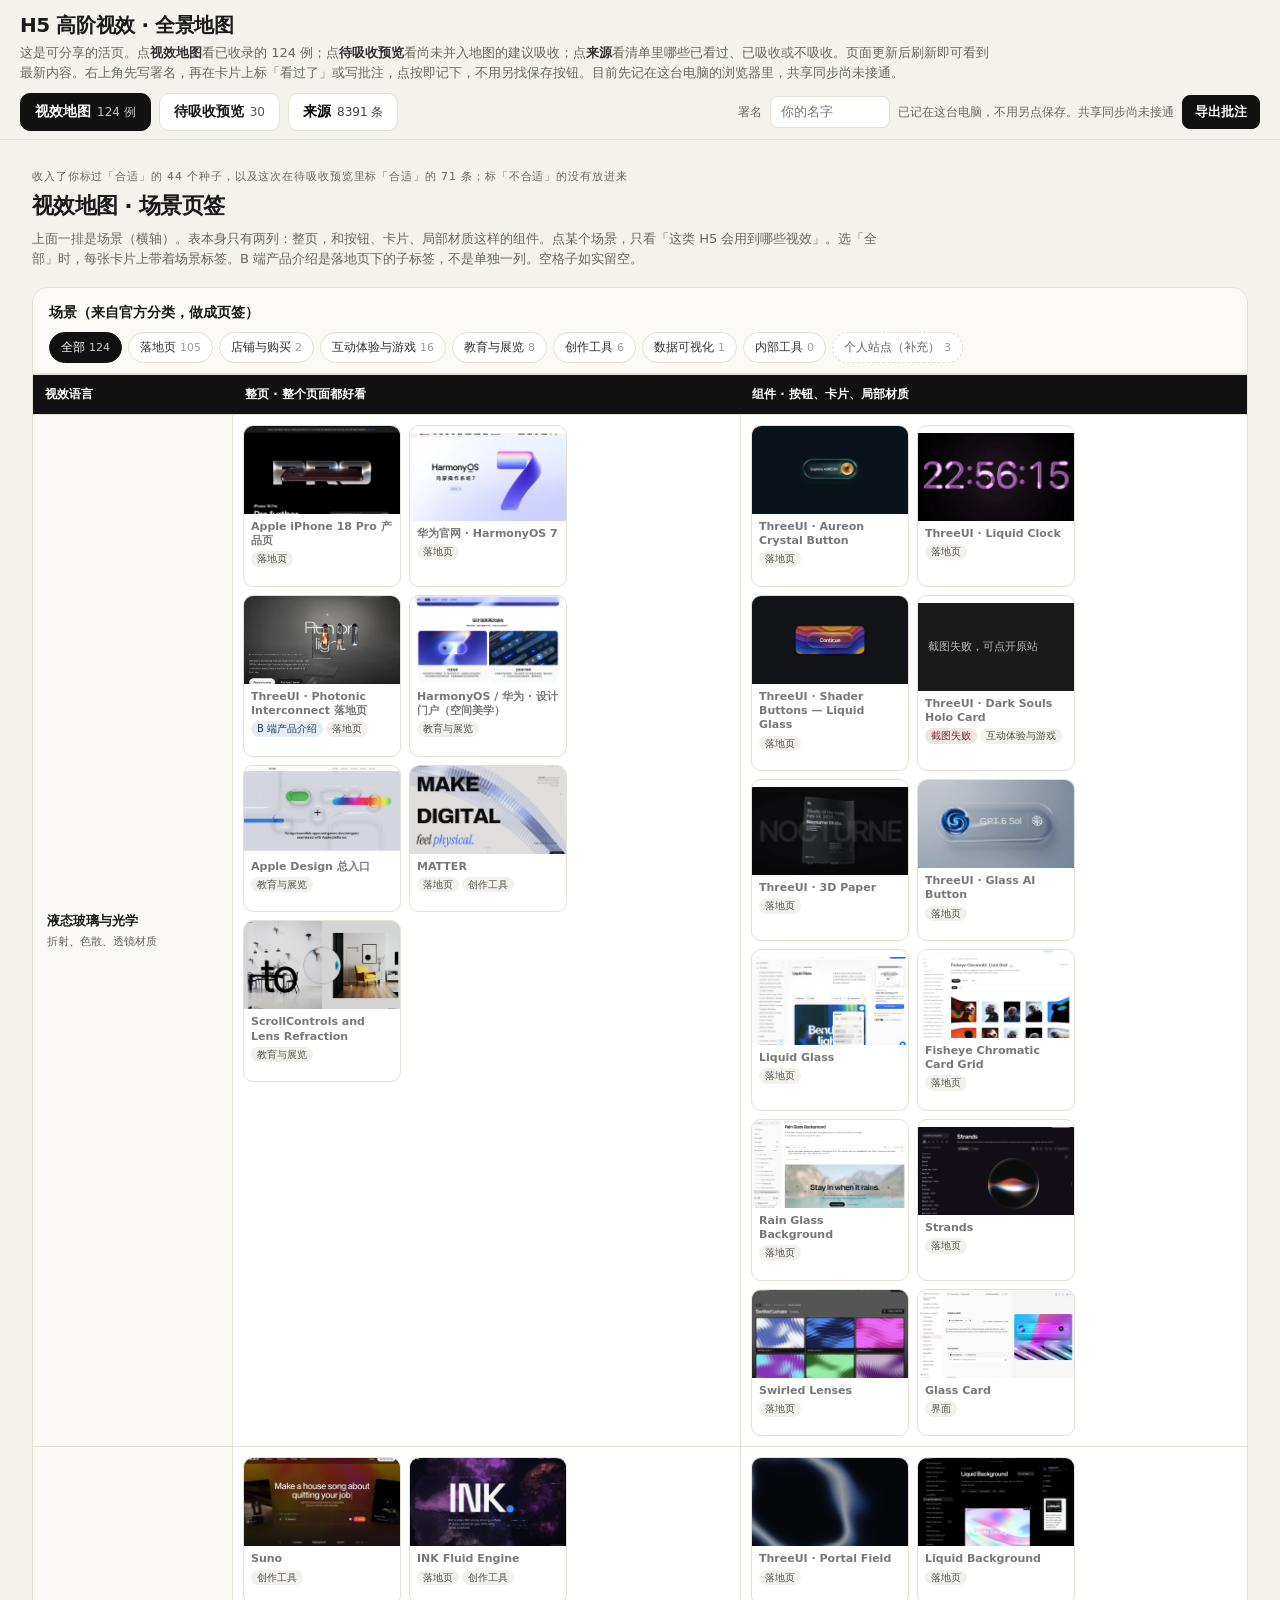
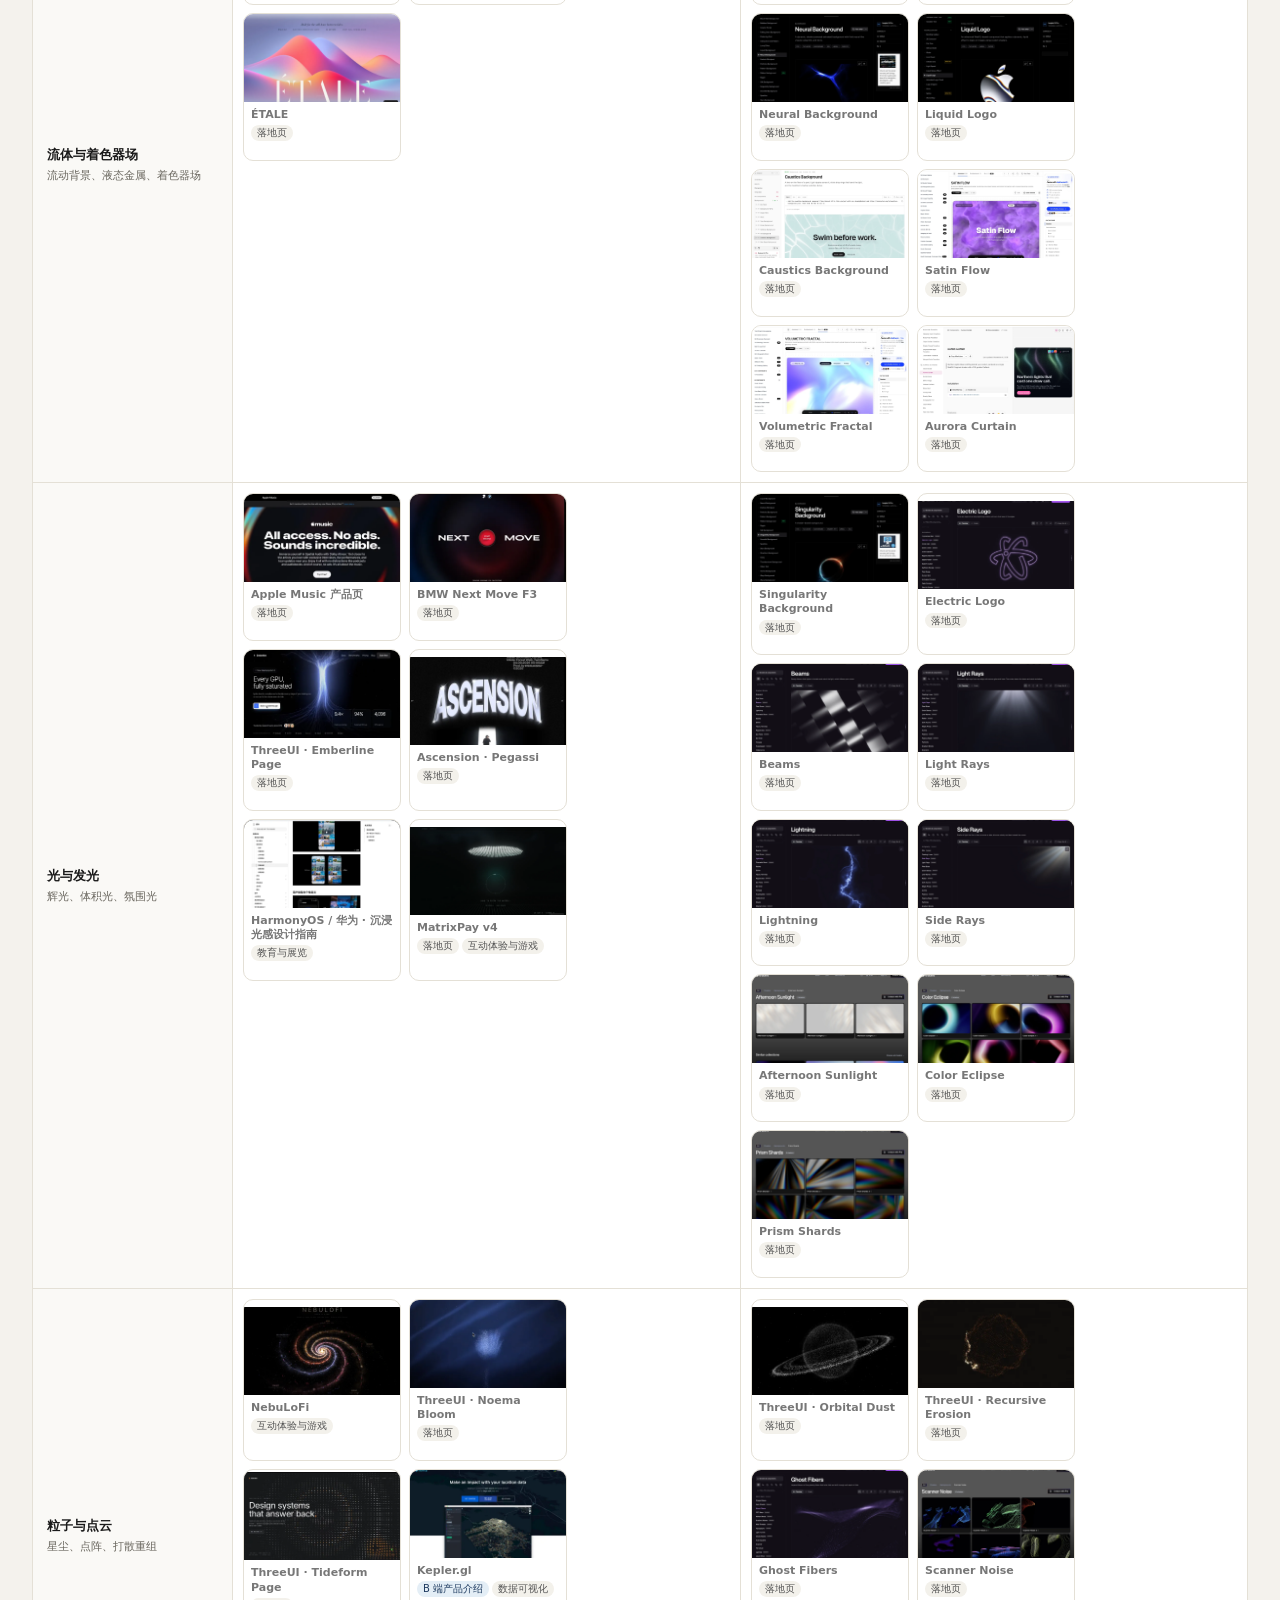
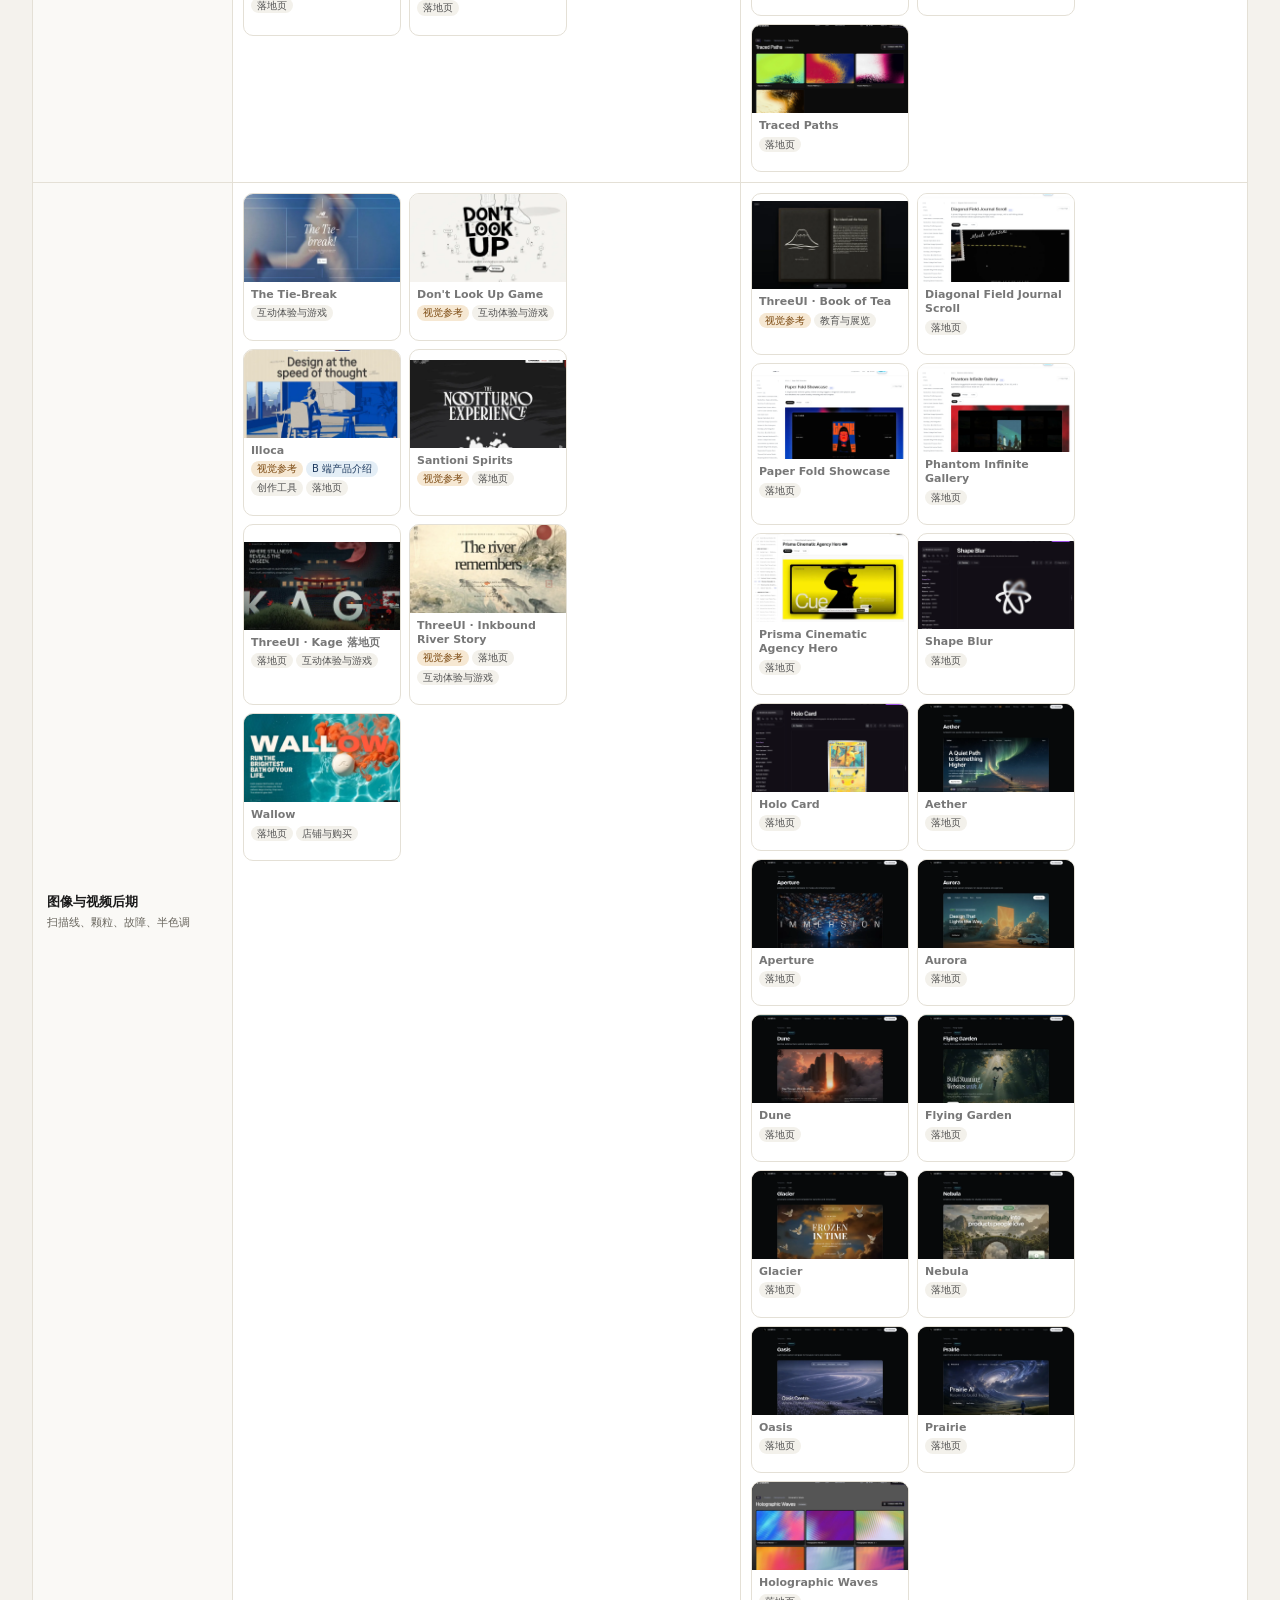
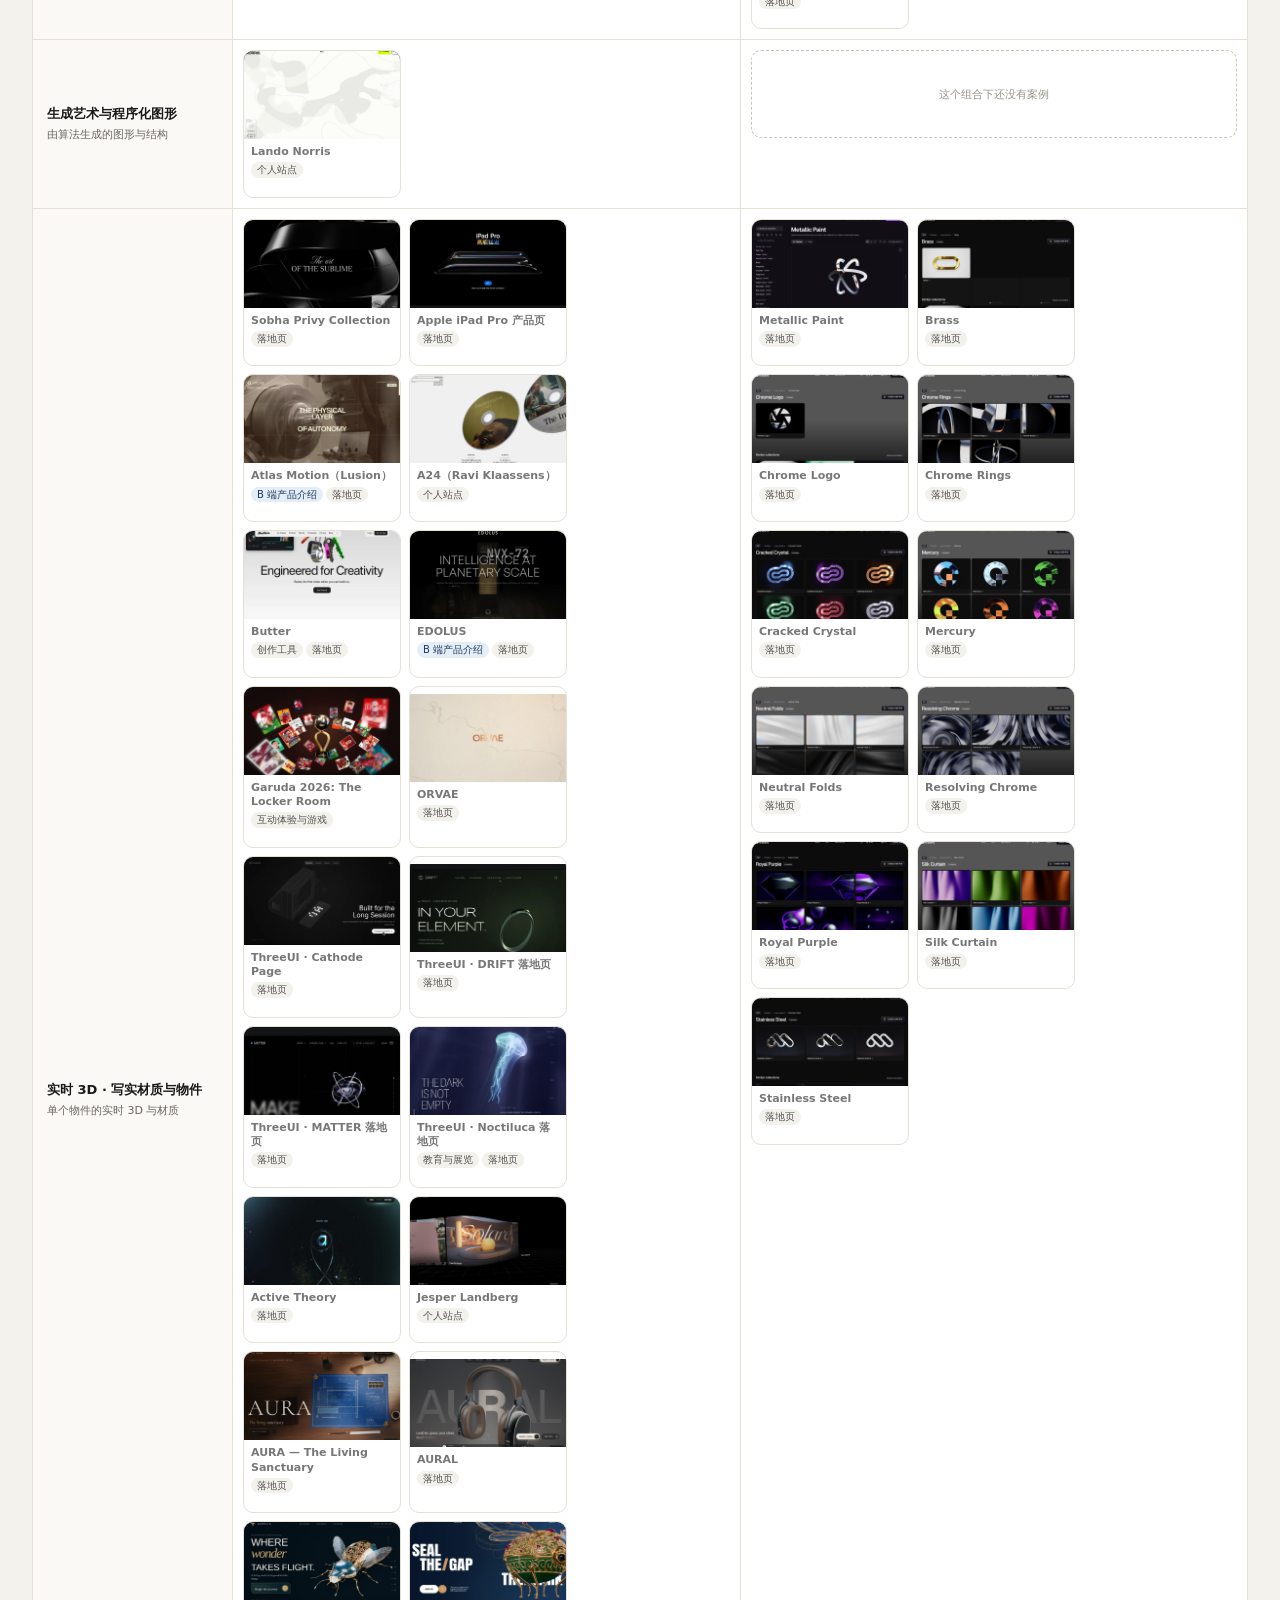
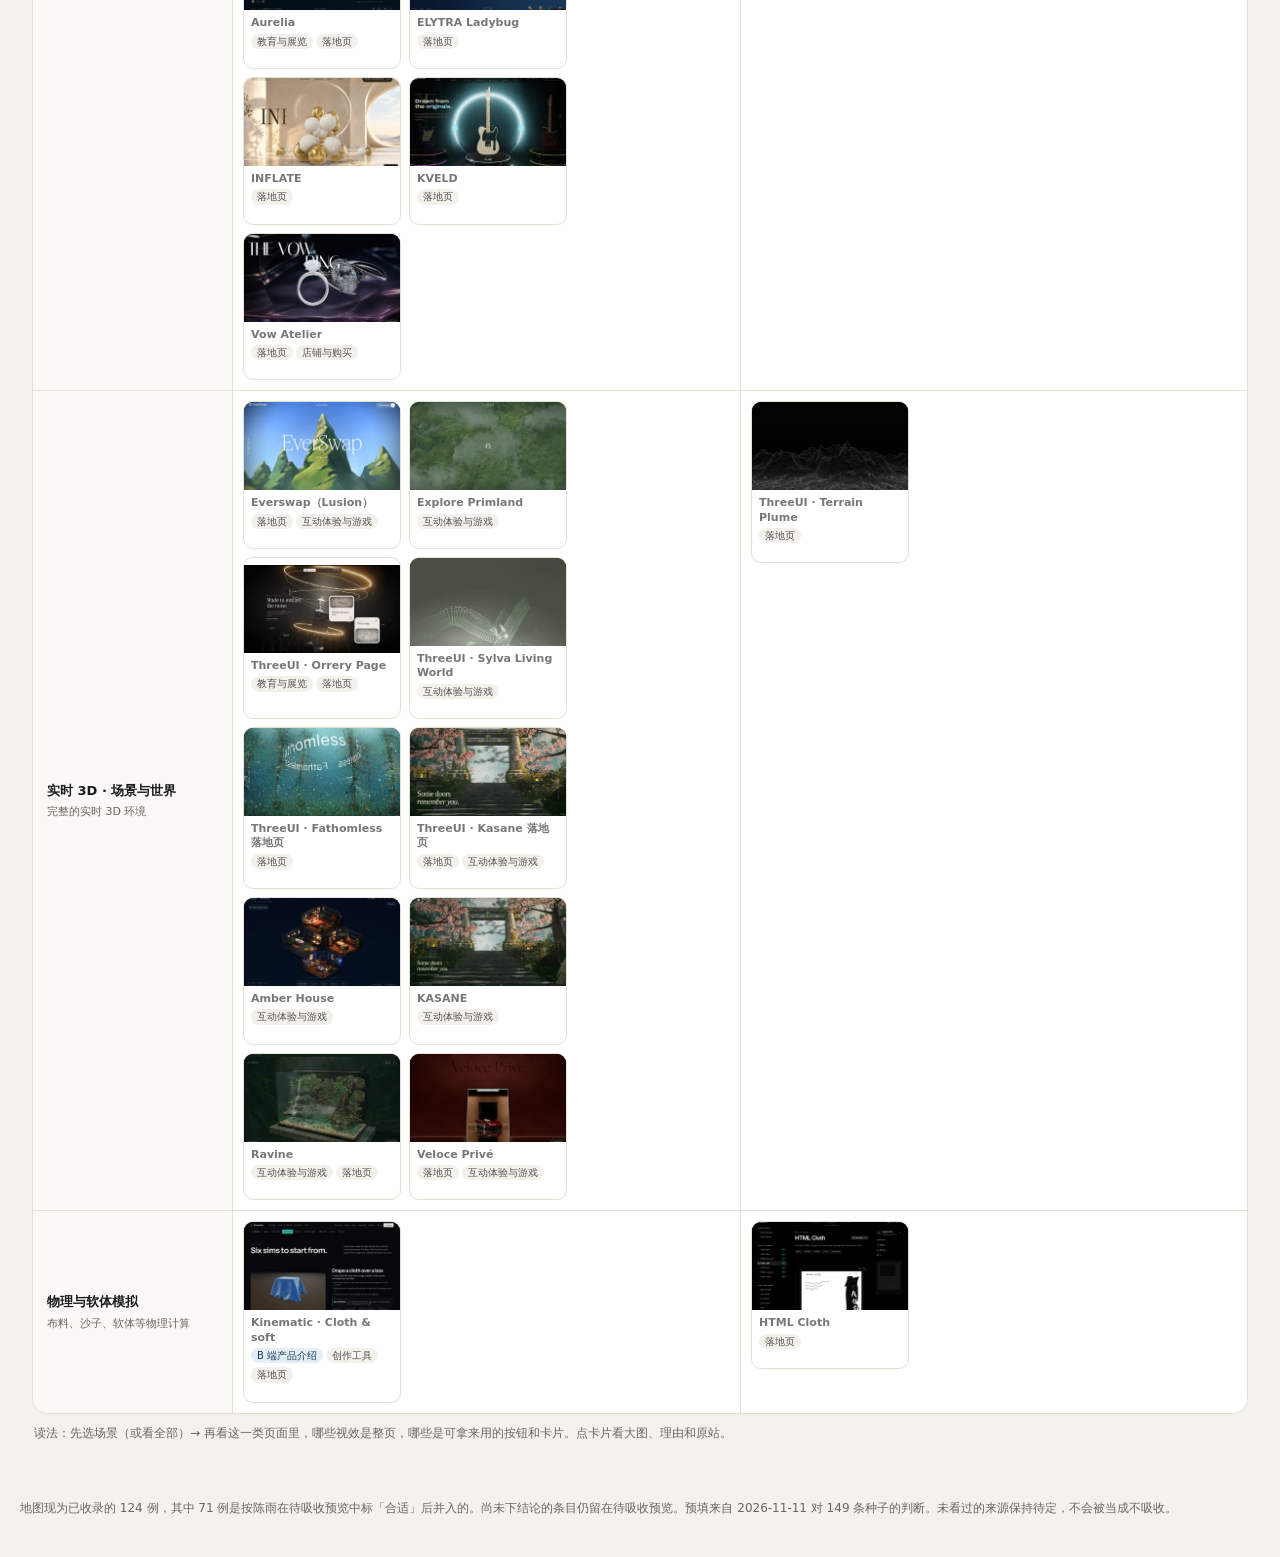
<file: index.html>
<!DOCTYPE html>
<html lang="zh-Hans">
<head>
<meta charset="UTF-8">
<meta name="viewport" content="width=device-width, initial-scale=1">
<meta name="robots" content="noindex,nofollow">
<title>H5 高阶视效 · 全景地图（活页）</title>
<style>


:root{
  --bg:#f4f2ed; --ink:#1a1a1a; --muted:#6a675f; --line:#e4e0d6;
  --card:#fff; --gold:#b45309; --dash:#c9c3b6;
  --ok:#0d7a4f; --okbg:#e8f6ee; --no:#9a3b32; --nobg:#fbeceb;
  --wait:#6b5a2c; --waitbg:#f4efe3; --accent:#111; --empty:#f0eee8;
}
*{box-sizing:border-box}
html,body{margin:0;background:var(--bg);color:var(--ink);
  font:14px/1.55 "SF Pro Text","PingFang SC","Noto Sans SC","Noto Sans CJK SC",system-ui,sans-serif}
a{color:inherit}
button,input,textarea,select{font:inherit}
button{cursor:pointer}
.shell-top{
  position:sticky;top:0;z-index:40;
  background:rgba(244,242,237,.94);
  backdrop-filter:saturate(1.2) blur(10px);
  border-bottom:1px solid var(--line);
  padding:10px 20px 8px;
}
.shell-wrap{max-width:1400px;margin:0 auto}
.shell-top h1{font-size:20px;margin:0 0 2px;font-weight:650;letter-spacing:-.02em}
.shell-lead{margin:0 0 10px;color:var(--muted);font-size:13px;max-width:980px}
.shell-lead strong{color:#333;font-weight:600}
.pane-switch{display:flex;gap:8px;align-items:center;flex-wrap:wrap}
.pane-btn{border:1px solid var(--line);background:#fff;border-radius:10px;padding:7px 14px;font-size:14px;font-weight:600}
.pane-btn.on{background:#111;color:#fff;border-color:#111}
.pane-btn .n{margin-left:6px;font-size:12px;font-weight:500;opacity:.75}
#pane-map{display:block}
#pane-sources{display:none}
body.show-sources #pane-map{display:none}
body.show-sources #pane-sources{display:block}
body.show-sources #src-toolbar{display:block}
#src-toolbar{display:none;margin-top:8px}
.shell-foot{max-width:1400px;margin:0 auto;padding:8px 20px 40px;color:var(--muted);font-size:12px}
#pane-map{font:13px/1.55 "SF Pro Text","PingFang SC","Noto Sans SC","Noto Sans CJK SC",system-ui,sans-serif}

#pane-map {




.page{padding:28px 32px 48px;max-width:1400px;margin:0 auto}
.kicker{font-size:11px;letter-spacing:.08em;color:var(--muted);margin:0 0 4px}
h1{font-size:22px;margin:0 0 6px;letter-spacing:-.03em;font-weight:650}
.lead{margin:0 0 18px;color:var(--muted);max-width:860px;font-size:13px}
.map{background:#fff;border:1px solid var(--line);border-radius:16px;overflow:hidden;box-shadow:0 1px 0 rgba(0,0,0,.02)}
.map-head{padding:14px 16px 10px;border-bottom:1px solid var(--line);background:#fbfaf7}
.map-title{font-weight:650;font-size:14px;margin:0 0 8px}
.tabs{display:flex;flex-wrap:wrap;gap:6px}
.tab{border:1px solid var(--line);background:#fff;border-radius:999px;padding:5px 11px;font-size:12px;color:#333;cursor:pointer}
.tab:hover{border-color:#111}
.tab.on{background:#111;color:#fff;border-color:#111}
.tab.sub{border-style:dashed;color:#666}
.tab.sub.on{background:#333;border-style:solid;color:#fff}
.tab .n{margin-left:4px;color:#999;font-size:11px}
.tab.on .n{color:#ccc}
.grid{display:grid;grid-template-columns:200px 1fr 1fr;gap:0}
.th,.rh,.cell{border-top:1px solid var(--line)}
.th{background:#111;color:#fff;min-height:40px;display:flex;align-items:center;padding:8px 12px;font-size:12px;font-weight:600}
.rh{padding:12px 14px;background:#faf9f6;display:flex;flex-direction:column;justify-content:center;border-right:1px solid var(--line)}
.rh b{font-size:13px;font-weight:650}
.rh span{font-size:11px;color:var(--muted);margin-top:2px}
.cell{padding:10px;display:flex;gap:8px;flex-wrap:wrap;align-content:flex-start;background:#fff;min-height:118px}
.cell + .cell{border-left:1px solid var(--line)}
.card{width:158px;border-radius:10px;overflow:hidden;border:1px solid var(--line);background:#fff;cursor:pointer;text-align:left;padding:0;font:inherit;color:inherit}
.card:hover{border-color:#111;box-shadow:0 2px 8px rgba(0,0,0,.06)}
.card .pic{height:88px;background:#111;position:relative;overflow:hidden}
.card .pic img{width:100%;height:100%;object-fit:cover;display:block}
.card .placeholder{height:88px;background:#1a1a1a;color:#bbb;font-size:11px;padding:12px 10px;display:flex;align-items:center;line-height:1.45}
.card .meta{padding:6px 7px 8px}
.card .meta b{display:block;font-size:11px;font-weight:650;line-height:1.3}
.pill{display:inline-block;margin-top:3px;margin-right:3px;font-size:10px;color:#555;background:#f3f1eb;border-radius:999px;padding:0 6px}
.pill.ref{color:#7c4a12;background:#f6e8d3}
.pill.bend{color:#1e3a5f;background:#e4eef6}
.pill.fail{color:#7a2e2e;background:#f5e4e4}
.empty{width:100%;border:1px dashed var(--dash);border-radius:10px;color:#9a958a;font-size:11px;padding:16px 10px;text-align:center;align-self:stretch;display:flex;align-items:center;justify-content:center;min-height:88px}
.caption{font-size:12px;color:var(--muted);margin:10px 2px 0;line-height:1.6}








.meta{color:#777;font-size:12.5px;margin-bottom:10px}



@media(max-width:900px){
  .grid{grid-template-columns:1fr}
  .th:first-child,.rh{display:none}
  
}

}

#m{position:fixed;inset:0;background:rgba(0,0,0,.78);display:none;align-items:center;justify-content:center;z-index:50;padding:24px}
#m.on{display:flex}
#m .box{background:#fff;border-radius:12px;max-width:1180px;width:100%;max-height:94vh;overflow:auto;display:grid;grid-template-columns:minmax(0,2.1fr) minmax(280px,1fr)}
#m .box .imgwrap{background:#111}
#m .box img{width:100%;display:block}
#m .box .placeholder-big{min-height:360px;display:flex;align-items:center;justify-content:center;color:#bbb;padding:32px;text-align:center;line-height:1.6;background:#1a1a1a}
#m .info{padding:18px 20px;font-size:13.5px;line-height:1.6}
#m .info h2{font-size:18px;margin:0 0 4px;font-weight:650}
#m .info .meta{color:#777;font-size:12.5px;margin-bottom:10px}
#m .lab{color:#999;font-size:12px;margin-top:10px}
#m .info a.go{display:inline-block;margin-top:14px;background:#1a1a1a;color:#fff;text-decoration:none;padding:7px 14px;border-radius:6px}
#m .x{float:right;cursor:pointer;font-size:22px;color:#999;line-height:1}
@media(max-width:900px){
  #m .box{grid-template-columns:1fr}
}

#src-toolbar, #pane-sources {




a{color:inherit}
button,input,textarea,select{font:inherit}
button{cursor:pointer}
header.top{
  position:sticky;top:0;z-index:30;
  background:rgba(246,245,242,.94);
  backdrop-filter:saturate(1.2) blur(10px);
  border-bottom:1px solid var(--line);
  padding:10px 20px 10px;
}
.wrap{max-width:1180px;margin:0 auto}
h1{font-size:20px;margin:0 0 4px;font-weight:650;letter-spacing:-.02em}
.lead{color:var(--muted);font-size:13px;margin:0 0 12px;max-width:900px}
.lead strong{color:#333;font-weight:600}
.tabs{display:flex;gap:8px;margin:0 0 8px}
.tab{border:1px solid var(--line);background:#fff;border-radius:10px;padding:7px 14px;font-size:14px;font-weight:600}
.tab.active{background:#111;color:#fff;border-color:#111}
.bar{display:flex;flex-wrap:wrap;gap:8px;align-items:center}
.progress{font-variant-numeric:tabular-nums;font-weight:600;margin-right:4px}
.pill{display:inline-flex;align-items:center;gap:4px;border:1px solid var(--line);background:#fff;border-radius:999px;padding:4px 10px;font-size:12px;color:#333}
.pill.active{background:#111;color:#fff;border-color:#111}
.pill.ok{background:var(--okbg);border-color:#cfe8d8;color:var(--ok)}
.pill.ok.active{background:var(--ok);color:#fff;border-color:var(--ok)}
.pill.no{background:var(--nobg);border-color:#f0d0cc;color:var(--no)}
.pill.no.active{background:var(--no);color:#fff;border-color:var(--no)}
.pill.wait{background:var(--waitbg);border-color:#e6dcbd;color:var(--wait)}
.pill.wait.active{background:#6b5a2c;color:#fff;border-color:#6b5a2c}
.actions{margin-left:auto;display:flex;gap:8px;flex-wrap:wrap;align-items:center}
.btn{border:1px solid #111;background:#111;color:#fff;border-radius:8px;padding:6px 12px;font-size:13px}
.btn.sec{background:#fff;color:#111}
.btn:disabled{opacity:.4;cursor:default}
.search{border:1px solid var(--line);background:#fff;border-radius:8px;padding:6px 10px;font-size:13px;min-width:220px}
.keys{font-size:12px;color:var(--muted);margin:6px 0 0}
main{padding:12px 20px 80px}
#view-coverage{display:none}
body.show-coverage #view-sources{display:none}
body.show-coverage #view-coverage{display:block}
body.show-coverage #src-toolbar{display:none}

/* source blocks */
.blocks{display:grid;grid-template-columns:repeat(4,1fr);gap:10px;margin:16px 0 14px}
.bcard{background:#fff;border:1px solid var(--line);border-radius:14px;padding:12px 14px;text-align:left;cursor:pointer}
.bcard:hover{border-color:#cfcabc}
.bcard.active{border-color:#111;box-shadow:inset 3px 0 0 #111}
.bcard h3{margin:0 0 2px;font-size:14px;font-weight:650}
.bcard .n{font-size:22px;font-weight:700;letter-spacing:-.03em;font-variant-numeric:tabular-nums}
.bcard p{margin:4px 0 8px;color:var(--muted);font-size:11px;line-height:1.4;min-height:2.6em}
.bcard .stats{display:flex;flex-wrap:wrap;gap:6px;font-size:11px}
.bcard .stats span{border-radius:999px;padding:1px 7px;border:1px solid var(--line)}
.bcard .stats .a{background:var(--okbg);border-color:#cfe8d8;color:var(--ok)}
.bcard .stats .r{background:var(--nobg);border-color:#f0d0cc;color:var(--no)}
.bcard .stats .p{background:var(--waitbg);border-color:#e6dcbd;color:var(--wait)}
.channels{display:flex;flex-wrap:wrap;gap:6px;margin:0 0 10px;min-height:0}
.listhead{display:flex;justify-content:space-between;align-items:baseline;gap:12px;margin:4px 0 10px}
.listhead h2{font-size:16px;margin:0}
.listhead p{margin:0;color:var(--muted);font-size:13px}

.card{
  background:var(--card);border:1px solid var(--line);border-radius:14px;
  display:grid;grid-template-columns:220px 1fr;gap:0;overflow:hidden;
  margin:0 0 10px;scroll-margin-top:160px;
}
.card.current{outline:2px solid #111;outline-offset:1px}
.card.v-absorbed{border-color:#b7dcc6;box-shadow:inset 3px 0 0 var(--ok)}
.card.v-rejected{border-color:#e8c4bf;box-shadow:inset 3px 0 0 var(--no)}
.shot{background:#161616;min-height:140px;position:relative}
.shot img{width:100%;height:148px;object-fit:cover;display:block;background:#111}
.shot .ph{color:#aaa;display:flex;align-items:center;justify-content:center;height:148px;padding:16px;text-align:center;font-size:13px}
.badge{position:absolute;top:8px;left:8px;font-size:11px;padding:2px 7px;border-radius:999px;background:rgba(0,0,0,.72);color:#fff}
.badge.gold{left:auto;right:8px;background:#111;color:#f4d38a}
.badge.inherit{left:auto;right:8px;background:#3b4a6b;color:#fff}
.body{padding:12px 14px 14px;display:flex;flex-direction:column;gap:6px}
.body h3{margin:0;font-size:15px;font-weight:650}
.body h3 a{text-decoration:none}
.body h3 a:hover{text-decoration:underline}
.meta{display:flex;flex-wrap:wrap;gap:6px}
.tag{font-size:11px;border:1px solid var(--line);border-radius:999px;padding:1px 7px;color:#444;background:#fafafa}
.excerpt,.detail,.mine{margin:0;font-size:13px;color:#333}
.mine,.detail{font-size:12px;color:var(--muted)}
.rowbtns{display:flex;flex-wrap:wrap;gap:8px;margin-top:4px;align-items:center}
.vbtn{border:1px solid var(--line);background:#fff;border-radius:8px;padding:6px 12px;font-size:13px}
.vbtn.absorbed.sel{background:var(--ok);border-color:var(--ok);color:#fff}
.vbtn.rejected.sel{background:var(--no);border-color:var(--no);color:#fff}
.vbtn.pending.sel{background:#6b5a2c;border-color:#6b5a2c;color:#fff}
.vbtn.absorbed:hover{border-color:var(--ok);color:var(--ok)}
.vbtn.rejected:hover{border-color:var(--no);color:var(--no)}
.open{margin-left:auto;text-decoration:none;border:1px solid #111;background:#111;color:#fff;border-radius:8px;padding:6px 12px;font-size:13px}
.open:hover{background:#333}
.note{width:100%;border:1px solid var(--line);border-radius:8px;padding:6px 8px;font:inherit;font-size:12px;resize:vertical;min-height:40px;display:none}
.card.show-note .note{display:block}
.note-hint{display:none;font-size:12px;color:var(--no);margin:0}
.card.show-note .note-hint{display:block}
.linknote{background:none;border:0;padding:0;color:var(--muted);font-size:12px;text-decoration:underline;cursor:pointer}

.pager{display:flex;flex-wrap:wrap;gap:8px;align-items:center;justify-content:center;margin:18px 0 8px}
.pager .btn.sec.active{background:#111;color:#fff}
.empty{color:var(--muted);padding:24px 0}

/* coverage */
.disclaimer{background:#fff;border:1px solid var(--line);border-radius:14px;padding:14px 16px;margin:16px 0;font-size:13px;color:#333}
.disclaimer b{font-weight:650}
.cov-sum{display:flex;flex-wrap:wrap;gap:8px;margin:0 0 14px}
.matrix-wrap{overflow:auto;border:1px solid var(--line);border-radius:14px;background:#fff}
table.matrix{border-collapse:separate;border-spacing:0;width:100%;min-width:0;font-size:12px}
.matrix th,.matrix td{border-bottom:1px solid var(--line);border-right:1px solid var(--line);padding:7px 6px;vertical-align:top}
.matrix th{background:#faf9f6;font-weight:650;text-align:left}
.matrix th.scene{min-width:96px;max-width:130px}
.matrix th .sub{display:block;font-weight:400;color:var(--muted);font-size:11px}
.matrix td.rowname,.matrix thead th:first-child{position:sticky;left:0;background:#faf9f6;font-weight:650;min-width:118px;max-width:132px;z-index:2;box-shadow:2px 0 0 var(--line)}
.matrix td.rowname{background:#fff}
.matrix td.cell{cursor:pointer;background:#fff}
.matrix td.cell:hover{background:#faf9f6}
.matrix td.cell.empty{background:var(--empty);color:#9a978e;cursor:default}
.cell .counts{font-variant-numeric:tabular-nums;font-weight:650;margin:0 0 4px}
.cell .thumbs{display:flex;flex-wrap:nowrap;gap:4px;overflow:hidden}
.cell .thumbs img{width:46px;height:32px;object-fit:cover;border-radius:4px;background:#111;flex:0 0 auto}
.cell .thumbs .mini-ph{width:46px;height:32px;border-radius:4px;background:#eee;color:#999;display:flex;align-items:center;justify-content:center;font-size:10px;flex:0 0 auto}
.cell .counts{white-space:nowrap}
.legend{color:var(--muted);font-size:12px;margin:8px 0 18px}
.cov-list{margin-top:8px}
.cov-list h3{font-size:15px;margin:18px 0 8px}
.uncat{background:#fff;border:1px solid var(--line);border-radius:14px;padding:14px 16px}

footer{max-width:1180px;margin:0 auto;padding:8px 20px 40px;color:var(--muted);font-size:12px}

.modal-bg{position:fixed;inset:0;background:rgba(0,0,0,.35);z-index:50;display:flex;align-items:flex-start;justify-content:center;padding:8vh 16px 16px}
.modal{background:#fff;border-radius:16px;max-width:720px;width:100%;max-height:80vh;overflow:auto;padding:18px 18px 20px;box-shadow:0 10px 40px rgba(0,0,0,.15)}
.modal h2{margin:0 0 8px;font-size:17px}
.modal .reason{border-top:1px solid var(--line);padding:8px 0;font-size:13px}
.modal .reason b{font-weight:650}
.modal .reason .why{color:#333}

@media (max-width:980px){
  .blocks{grid-template-columns:repeat(2,1fr)}
  .card{grid-template-columns:1fr}
  .shot img,.shot .ph{height:160px}
  .open{margin-left:0}
  .search{min-width:0;width:100%}
}

}
.modal-bg{position:fixed;inset:0;background:rgba(0,0,0,.35);z-index:60;display:flex;align-items:flex-start;justify-content:center;padding:8vh 16px 16px}
.modal{background:#fff;border-radius:16px;max-width:720px;width:100%;max-height:80vh;overflow:auto;padding:18px 18px 20px;box-shadow:0 10px 40px rgba(0,0,0,.15)}
.modal h2{margin:0 0 8px;font-size:17px}
.modal .reason{border-top:1px solid var(--line);padding:8px 0;font-size:13px}
.modal .reason b{font-weight:650}
.modal .reason .why{color:#333}

</style>
<link rel="stylesheet" href="shared/annotate.css">
<script src="shared/export-notes.js?v=20261111e"></script>
</head>
<body class="show-map">
<header class="shell-top">
  <div class="shell-wrap">
    <h1>H5 高阶视效 · 全景地图</h1>
    <p class="shell-lead">这是可分享的活页。点<strong>视效地图</strong>看已收录的 124 例；点<strong>待吸收预览</strong>看尚未并入地图的建议吸收；点<strong>来源</strong>看清单里哪些已看过、已吸收或不吸收。页面更新后刷新即可看到最新内容。右上角先写署名，再在卡片上标「看过了」或写批注，点按即记下，不用另找保存按钮。目前先记在这台电脑的浏览器里，共享同步尚未接通。</p>
    <div class="pane-switch">
      <button class="pane-btn on" type="button" data-pane="map">视效地图<span class="n" id="map-count"></span></button>
      <a class="pane-btn" href="preview/">待吸收预览<span class="n">30</span></a>
      <button class="pane-btn" type="button" data-pane="sources">来源<span class="n" id="src-count"></span></button>
      <div class="live-who">
        <label for="anno-name">署名</label>
        <input id="anno-name" type="text" maxlength="40" placeholder="你的名字" autocomplete="nickname">
        <span class="live-sync" id="anno-sync"></span>
          <button type="button" id="btn-export-notes" onclick="if(window.exportH5VfxNotes){exportH5VfxNotes();}return false;">导出批注</button>
      </div>
    </div>
    <div id="src-toolbar">
      <div class="bar">
        <span class="progress" id="progress">共 0</span>
        <button class="pill ok" data-filter="absorbed" id="c-ok" type="button">已吸收 0</button>
        <button class="pill no" data-filter="rejected" id="c-no" type="button">不吸收 0</button>
        <button class="pill wait" data-filter="pending" id="c-un" type="button">待定 0</button>
        <button class="pill active" data-filter="all" type="button">全部状态</button>
        <button class="pill" id="btn-reasons" type="button">浏览不吸收原因</button>
        <input class="search" id="search" type="search" placeholder="搜索名称、网址、作者或备注" autocomplete="off">
        <div class="actions">
          <button class="btn sec" id="btn-reset" type="button">恢复预填判断</button>
          <button class="btn sec" id="btn-import" type="button">导入 JSON</button>
          <button class="btn" id="btn-export" type="button">导出 JSON</button>
        </div>
      </div>
      <p class="keys">勾选会保存在这个浏览器里（localStorage，键与文献参考版相同）。键盘：J / K 上下条，1 已吸收，2 不吸收，0 待定，Enter 打开原站。未看过的保持待定。</p>
    </div>
  </div>
</header>

<section id="pane-map">
  <div class="page">
    <p class="kicker">收入了你标过「合适」的 44 个种子，以及这次在待吸收预览里标「合适」的 71 条；标「不合适」的没有放进来</p>
    <h1>视效地图 · 场景页签</h1>
    <p class="lead">上面一排是场景（横轴）。表本身只有两列：整页，和按钮、卡片、局部材质这样的组件。点某个场景，只看「这类 H5 会用到哪些视效」。选「全部」时，每张卡片上带着场景标签。B 端产品介绍是落地页下的子标签，不是单独一列。空格子如实留空。</p>
    <div class="map">
      <div class="map-head">
        <p class="map-title">场景（来自官方分类，做成页签）</p>
        <div class="tabs" id="tabs"></div>
      </div>
      <div class="grid" id="grid"></div>
    </div>
    <p class="caption" id="cap">读法：先选场景（或看全部）→ 再看这一类页面里，哪些视效是整页，哪些是可拿来用的按钮和卡片。点卡片看大图、理由和原站。</p>
  </div>
</section>

<section id="pane-sources">
  <main class="wrap">
    <section id="view-sources">
      <div class="blocks" id="blocks"></div>
      <div class="channels" id="channels"></div>
      <div class="listhead">
        <h2 id="list-title">全部来源</h2>
        <p id="list-sub"></p>
      </div>
      <div id="list"></div>
      <div class="pager" id="pager"></div>
    </section>
  </main>
</section>

<div id="m"><div class="box" id="box"></div></div>
<footer class="shell-foot">
  地图现为已收录的 124 例，其中 71 例是按陈雨在待吸收预览中标「合适」后并入的。尚未下结论的条目仍留在待吸收预览。预填来自 2026-11-11 对 149 条种子的判断。未看过的来源保持待定，不会被当成不吸收。
</footer>
<input id="import-file" type="file" accept="application/json,.json" hidden>
<script src="data/meta.js"></script>
<script src="data/blocks.js"></script>
<script src="data/sources-core.js"></script>
<script src="data/sources-sites.js"></script>
<script src="data/sources-x.js"></script>
<script src="data/coverage.js"></script>
<script src="data/map-cases.js"></script>
<script src="app-map.js"></script>
<script src="app-sources.js"></script>
<script src="shared/config.js"></script>
<script src="shared/annotate.js?v=20261111e"></script>
<script>
(function(){
  function setPane(name){
    document.body.classList.toggle('show-sources', name==='sources');
    document.body.classList.toggle('show-map', name!=='sources');
    document.querySelectorAll('.pane-btn').forEach(b=>b.classList.toggle('on', b.dataset.pane===name));
    window.scrollTo({top:0});
  }
  document.querySelector('.pane-switch').addEventListener('click', e=>{
    const b=e.target.closest('[data-pane]'); if(!b) return;
    setPane(b.dataset.pane);
  });
  function refreshCounts(){
    const mc=document.getElementById('map-count');
    if(mc && window.MAP_DATA) mc.textContent=window.MAP_DATA.cases.length+' 例';
  }
  refreshCounts();
  var q = new URLSearchParams(location.search).get('pane');
  if (q === 'sources') setPane('sources');
})();
</script>
</body>
</html>
</file>
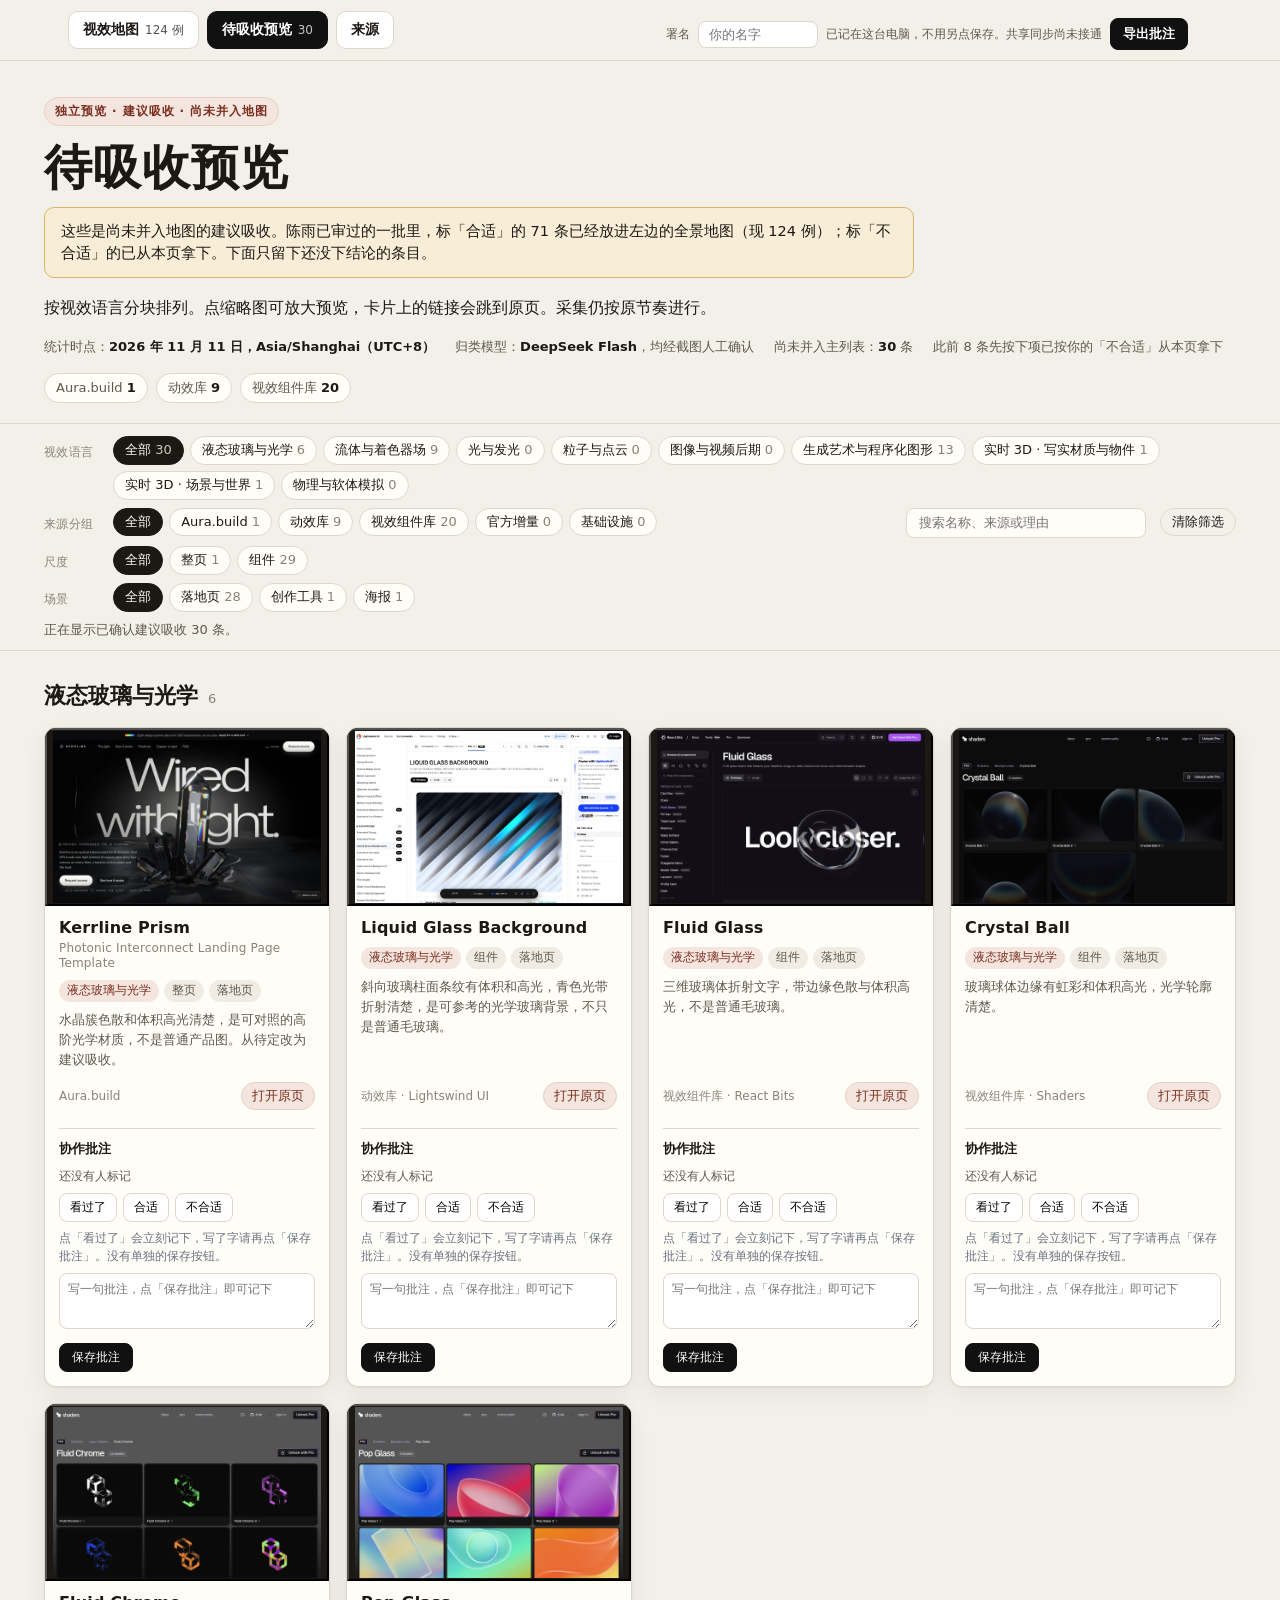
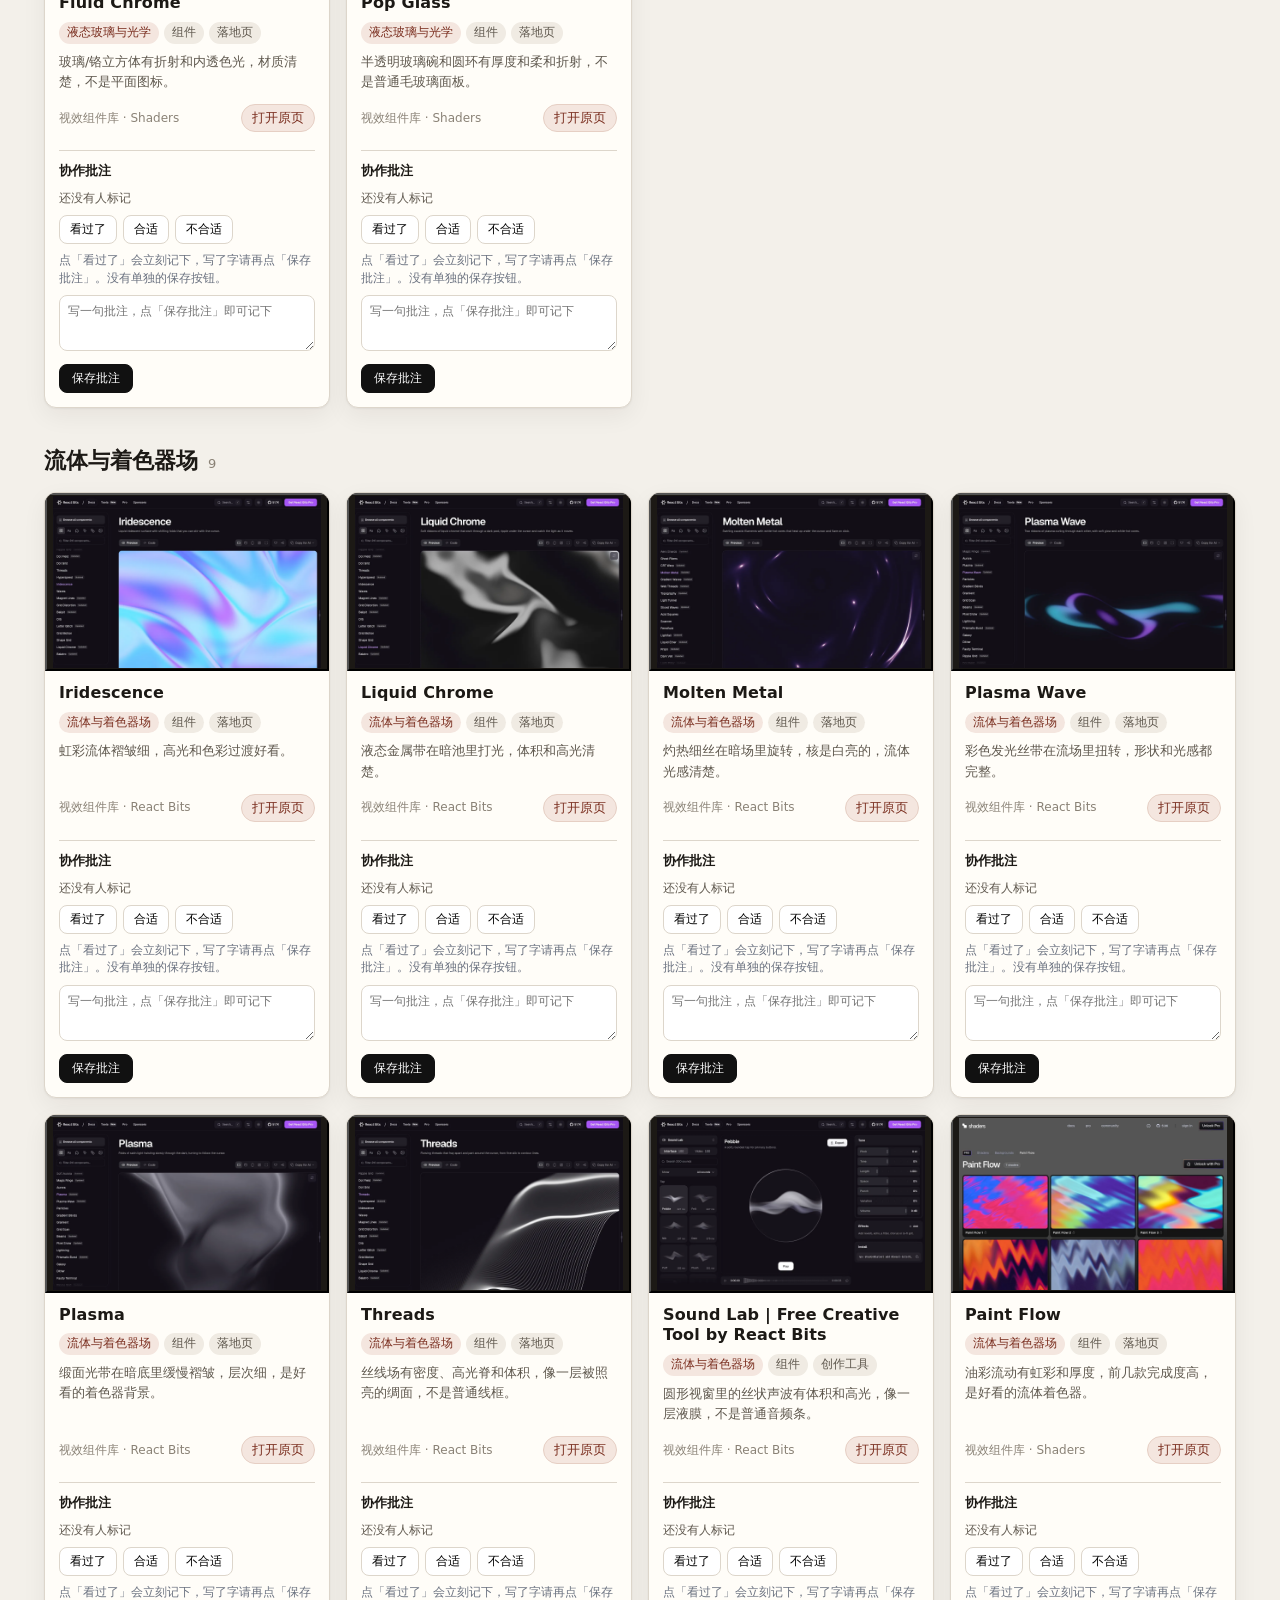
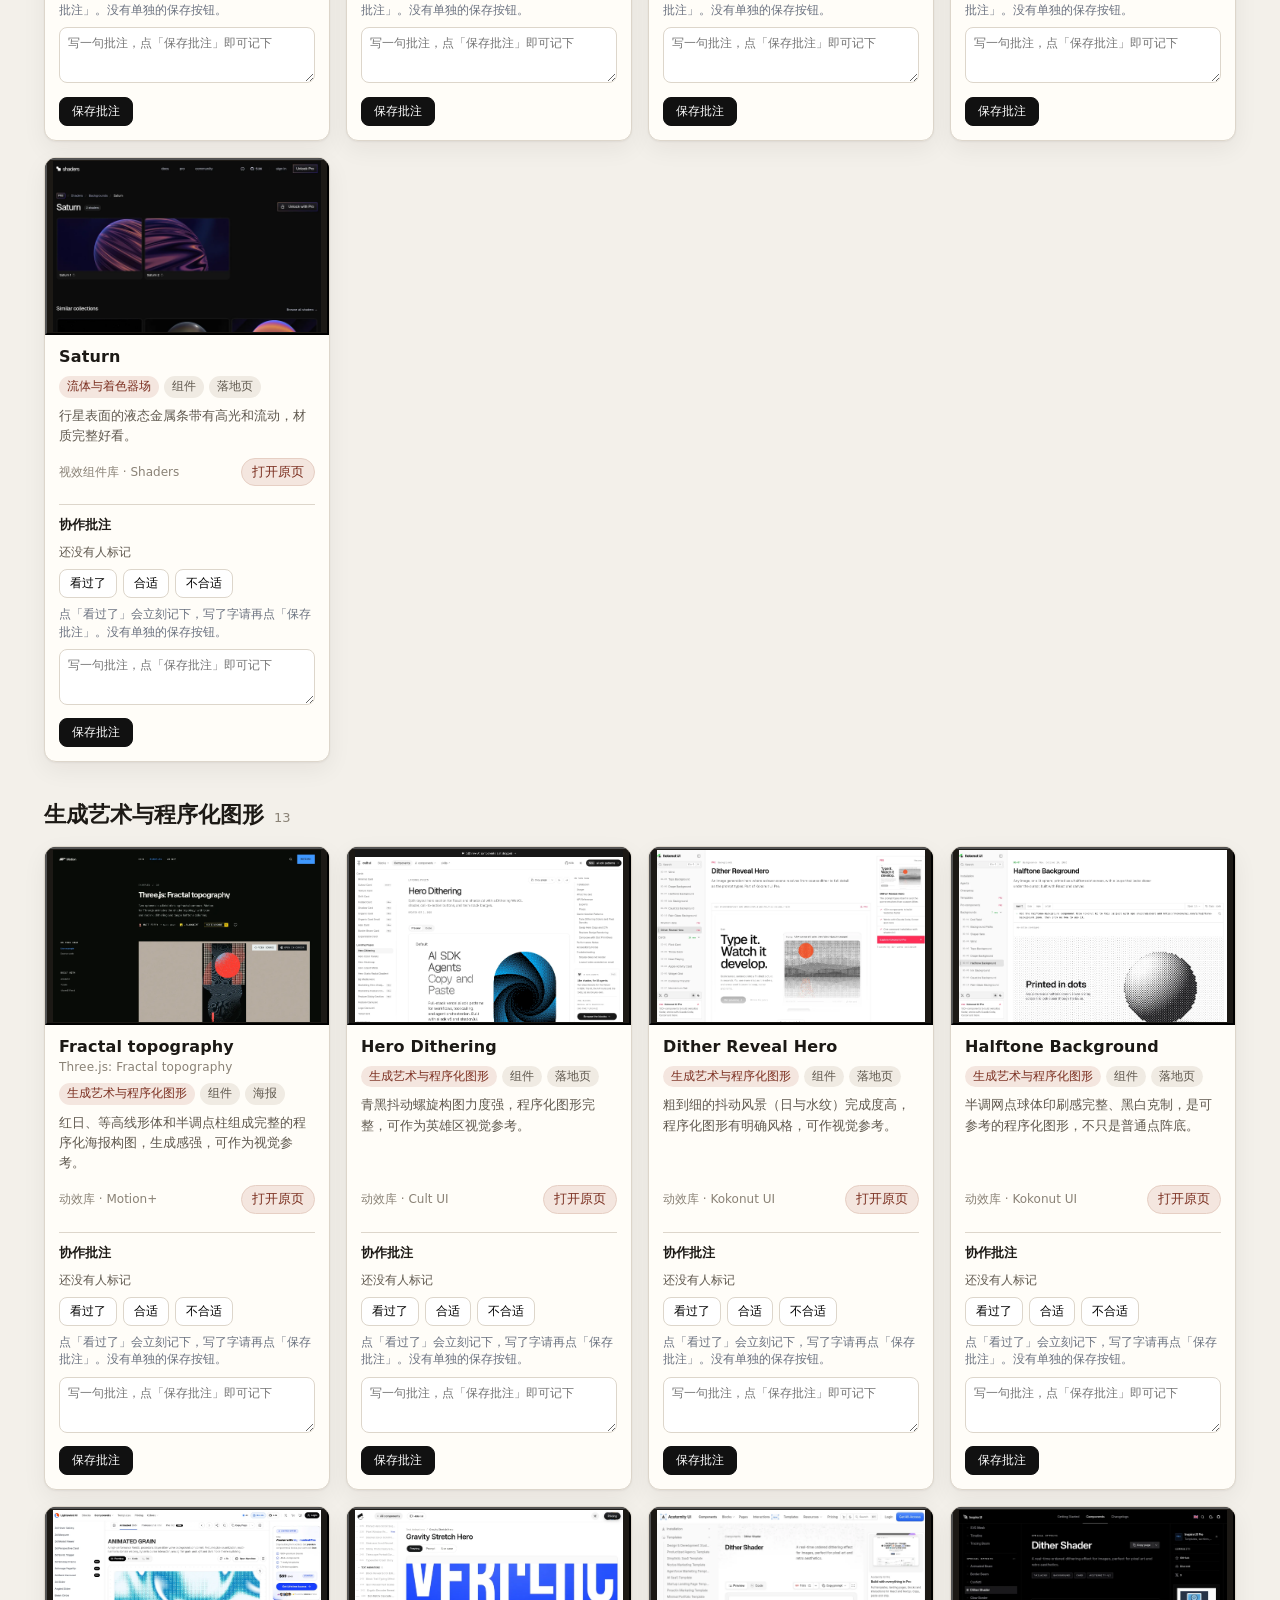
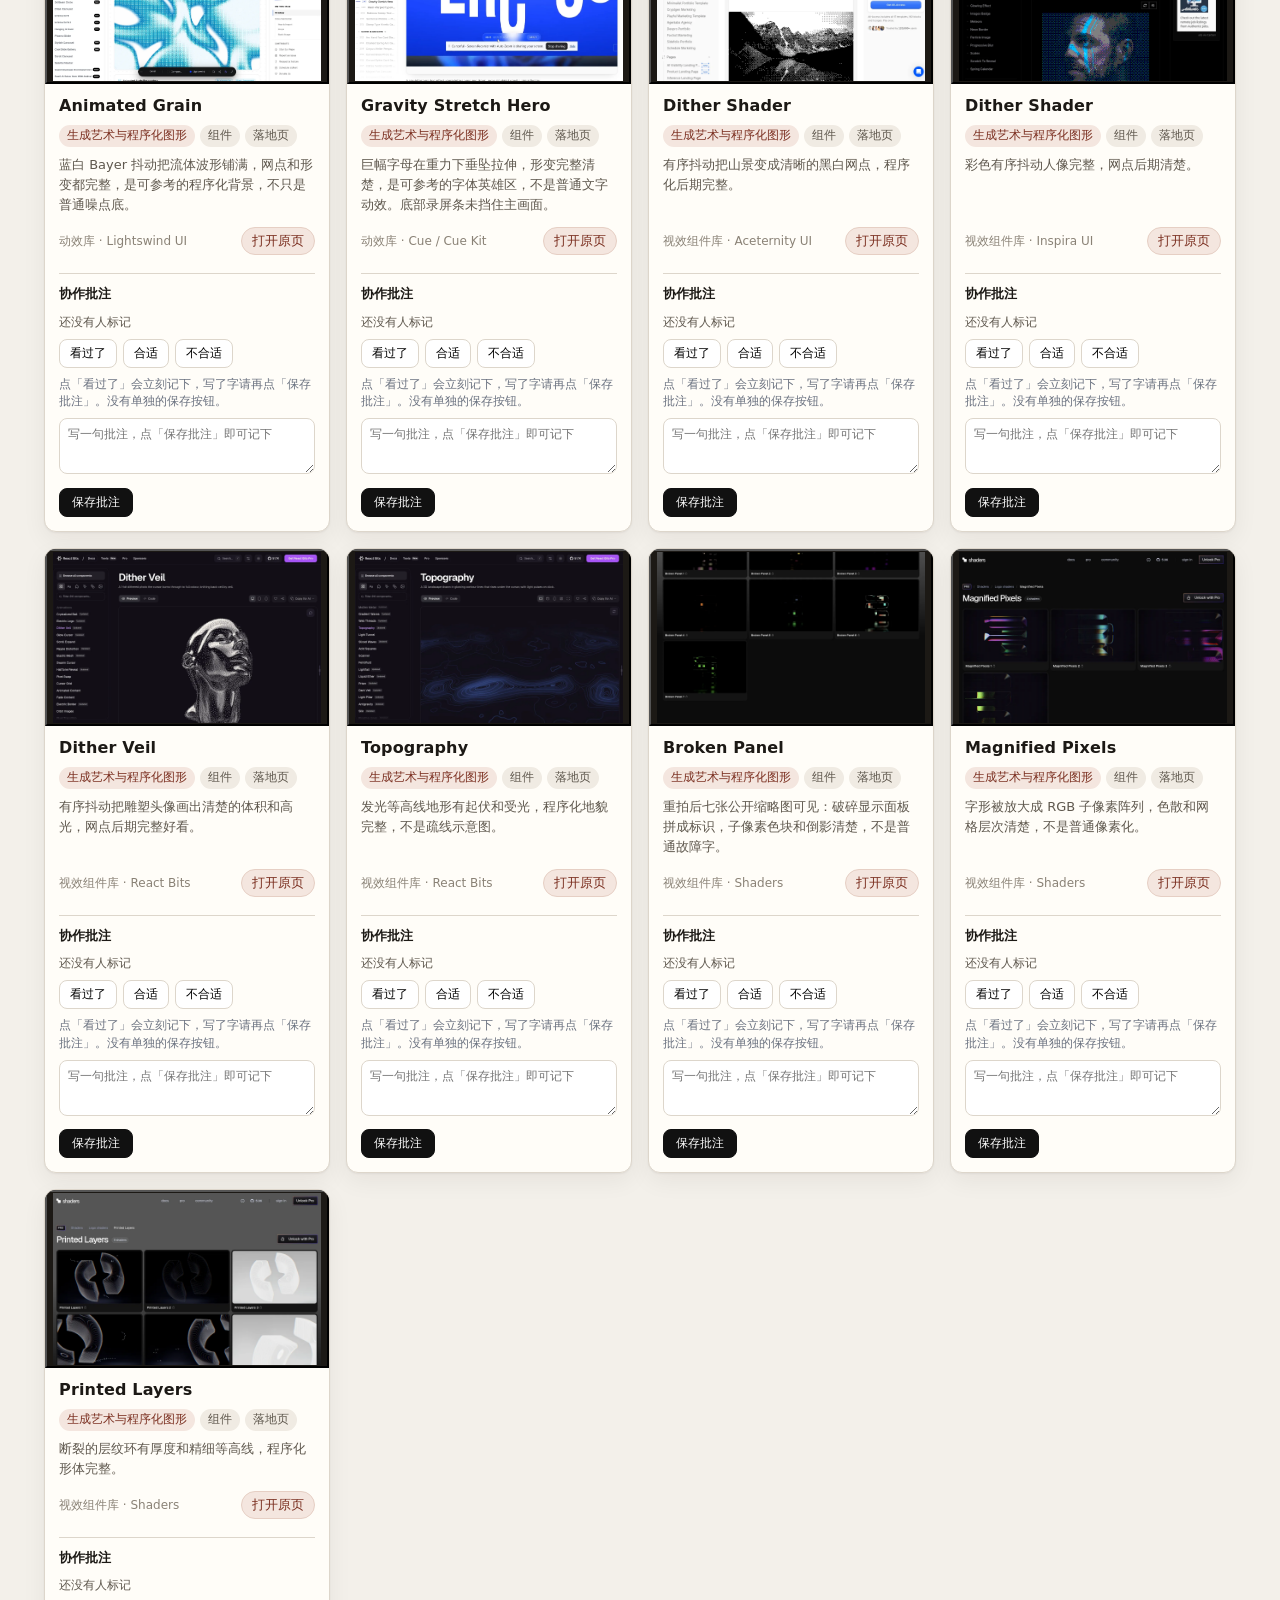
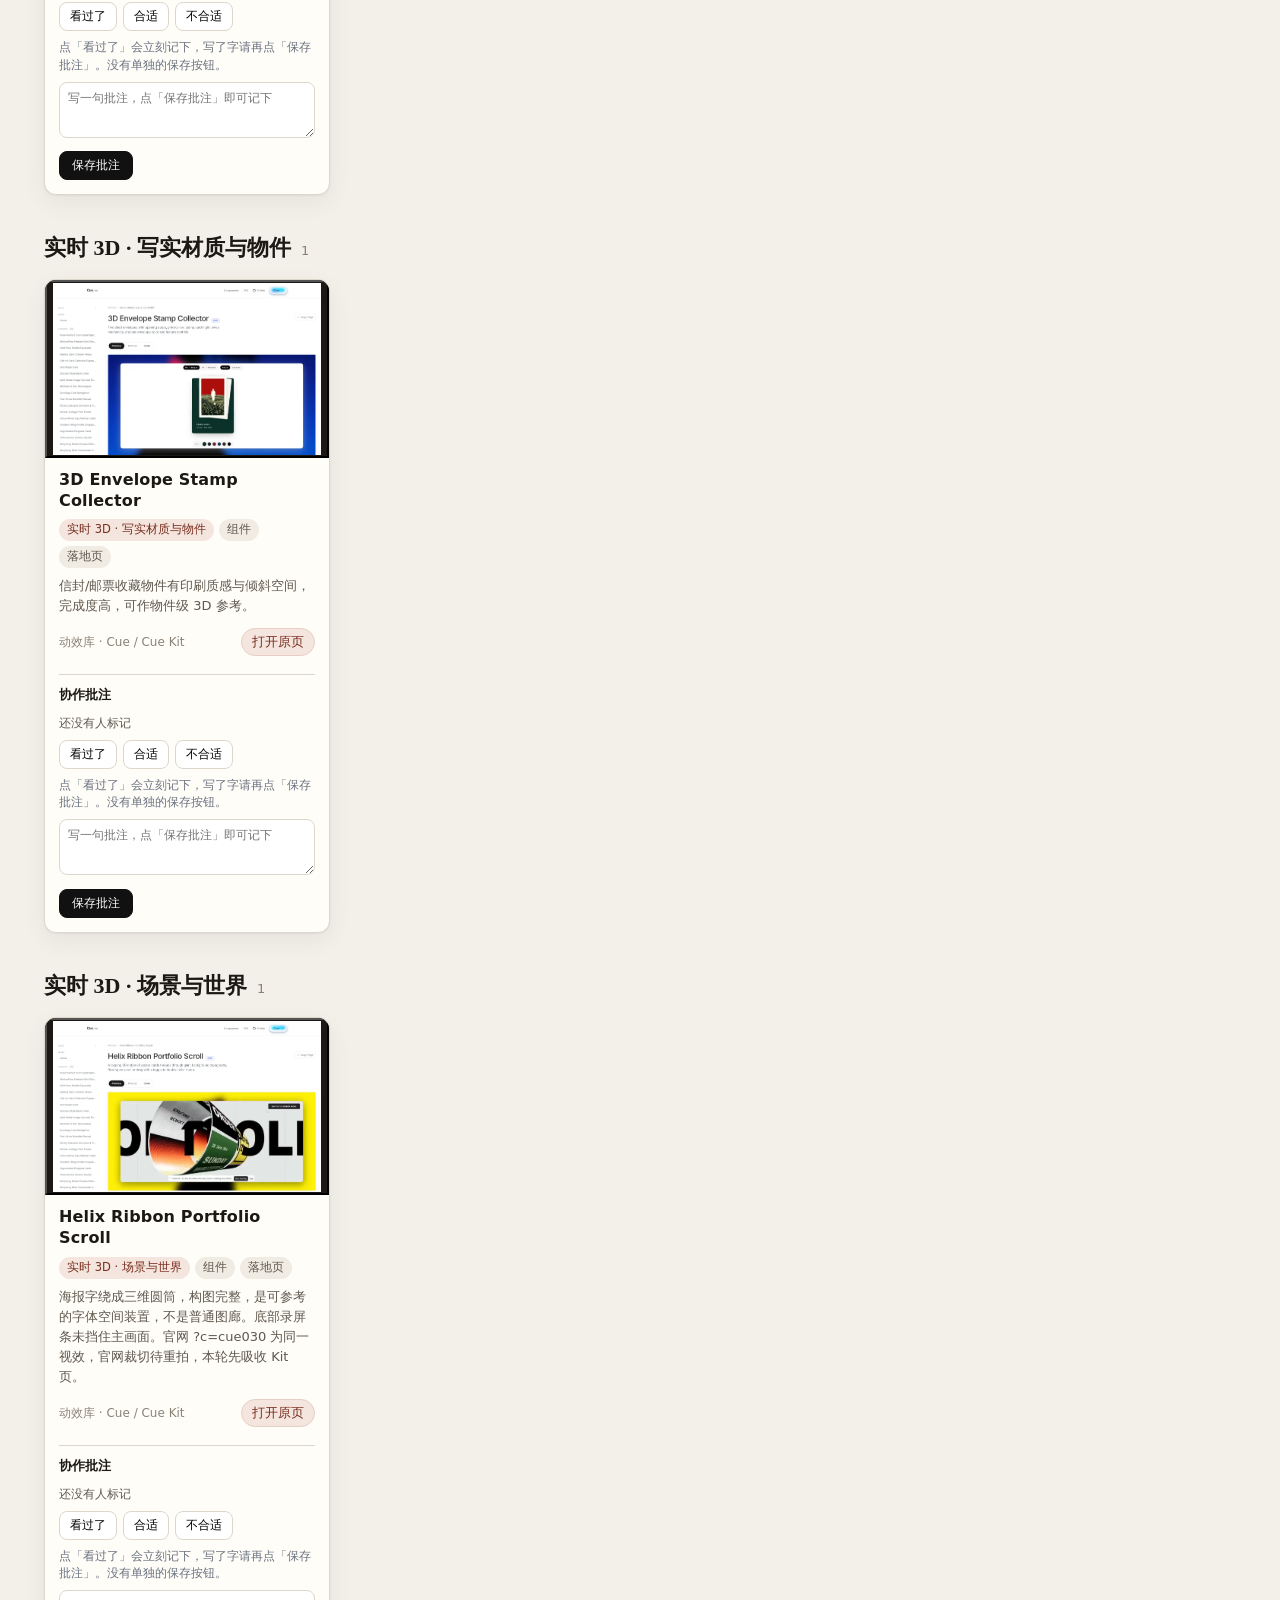
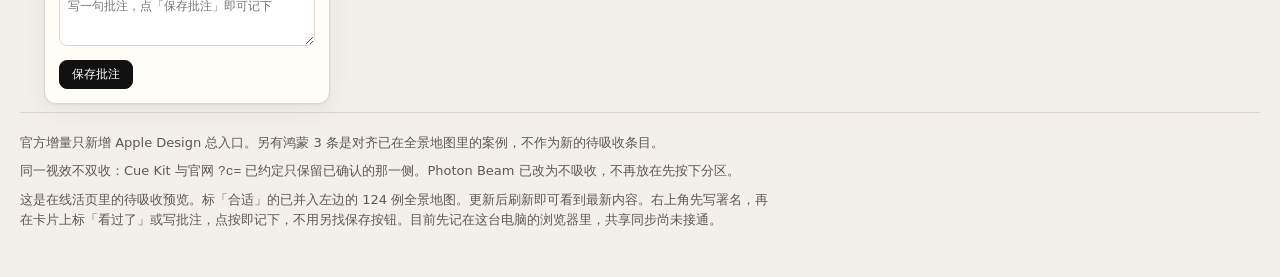
<file: preview/index.html>
<!DOCTYPE html>
<html lang="zh-CN">
<head>
  <meta charset="utf-8">
  <meta name="viewport" content="width=device-width, initial-scale=1">
  <meta name="robots" content="noindex,nofollow">
  <title>待吸收预览 · 尚未并入的建议吸收</title>
  <link rel="stylesheet" href="styles.css">
  <link rel="stylesheet" href="../shared/annotate.css">
<script src="../shared/export-notes.js?v=20261111e"></script>
</head>
<body class="preview-page">
  <div class="live-shell">
    <div class="wrap">
      <div class="pane-switch">
        <a class="pane-btn" href="../">视效地图<span class="n">124 例</span></a>
        <a class="pane-btn on" href="./">待吸收预览<span class="n">30</span></a>
        <a class="pane-btn" href="../?pane=sources">来源</a>
        <div class="live-who">
          <label for="anno-name">署名</label>
          <input id="anno-name" type="text" maxlength="40" placeholder="你的名字" autocomplete="nickname">
          <span class="live-sync" id="anno-sync"></span>
          <button type="button" id="btn-export-notes" onclick="if(window.exportH5VfxNotes){exportH5VfxNotes();}return false;">导出批注</button>
        </div>
      </div>
    </div>
  </div>
  <header class="hero">
    <div class="wrap">
      <div class="kicker">独立预览 · 建议吸收 · 尚未并入地图</div>
      <h1>待吸收预览</h1>
      <div class="banner">
        <p>这些是尚未并入地图的建议吸收。陈雨已审过的一批里，标「合适」的 71 条已经放进左边的全景地图（现 124 例）；标「不合适」的已从本页拿下。下面只留下还没下结论的条目。</p>
      </div>
      <p class="lead">按视效语言分块排列。点缩略图可放大预览，卡片上的链接会跳到原页。采集仍按原节奏进行。</p>
      <div class="meta">
        <span>统计时点：<b>2026 年 11 月 11 日，Asia/Shanghai（UTC+8）</b></span>
        <span>归类模型：<b>DeepSeek Flash</b>，均经截图人工确认</span>
        <span>尚未并入主列表：<b>30</b> 条</span>
        <span>此前 8 条先按下项已按你的「不合适」从本页拿下</span>
      </div>
      <div class="counts">
        <span class="count-pill">Aura.build <b>1</b></span>
        <span class="count-pill">动效库 <b>9</b></span>
        <span class="count-pill">视效组件库 <b>20</b></span>
      </div>
    </div>
  </header>

  <div class="filters" id="filters"></div>

  <main class="wrap" id="gallery"></main>

  <section class="wrap">
    <div class="held" id="held" hidden></div>
  </section>

  <footer class="wrap footnote">
    <p>官方增量只新增 Apple Design 总入口。另有鸿蒙 3 条是对齐已在全景地图里的案例，不作为新的待吸收条目。</p>
    <p>同一视效不双收：Cue Kit 与官网 <code>?c=</code> 已约定只保留已确认的那一侧。Photon Beam 已改为不吸收，不再放在先按下分区。</p>
    <p>这是在线活页里的待吸收预览。标「合适」的已并入左边的 124 例全景地图。更新后刷新即可看到最新内容。右上角先写署名，再在卡片上标「看过了」或写批注，点按即记下，不用另找保存按钮。目前先记在这台电脑的浏览器里，共享同步尚未接通。</p>
  </footer>

  <div class="lb" id="lightbox" aria-hidden="true" role="dialog" aria-label="截图放大预览">
    <button type="button" class="lb-close" id="lb-close" aria-label="关闭">×</button>
    <button type="button" class="lb-nav lb-prev" id="lb-prev" aria-label="上一张">‹</button>
    <img id="lb-img" alt="">
    <button type="button" class="lb-nav lb-next" id="lb-next" aria-label="下一张">›</button>
    <div class="lb-caption" id="lb-cap"></div>
  </div>

  <script src="data/cases.js"></script>
  <script src="../shared/config.js"></script>
  <script src="../shared/annotate.js?v=20261111e"></script>
  <script src="app.js"></script>
</body>
</html>
</file>
<file: shared/annotate.css>
.shell-top .pane-switch{width:100%}

.live-who{display:flex;align-items:center;gap:8px;margin-left:auto;flex-wrap:wrap}
.live-who label{font-size:12px;color:var(--muted,#6a675f);font-weight:500}
.live-who input{border:1px solid var(--line,#e4e0d6);background:#fff;border-radius:8px;padding:5px 10px;font-size:13px;min-width:120px;width:9em}
.live-who input.need{border-color:#9a3b32;box-shadow:0 0 0 3px rgba(154,59,50,.12)}
.live-sync{font-size:12px;color:var(--muted,#6a675f)}
.live-sync.ok{color:#0d7a4f}
.live-sync.err{color:#9a3b32}
.pane-switch{display:flex;gap:8px;align-items:center;flex-wrap:wrap}
a.pane-btn{text-decoration:none;color:inherit;display:inline-block}
.card{position:relative}
.anno-badge{position:absolute;top:6px;left:6px;z-index:2;display:flex;flex-wrap:wrap;gap:4px;pointer-events:none}
.anno-badge span{font-size:10px;line-height:1.2;padding:2px 6px;border-radius:999px;background:rgba(0,0,0,.72);color:#fff}
.anno-badge span.suit{background:#0d7a4f}
.anno-badge span.unsuit{background:#9a3b32}
.anno-panel{margin-top:14px;padding-top:12px;border-top:1px solid var(--line,#e4e0d6)}
.anno-panel h3{margin:0 0 8px;font-size:13px;font-weight:650}
.anno-btns{display:flex;flex-wrap:wrap;gap:6px;margin:0 0 8px}
.anno-btns button{border:1px solid var(--line,#e4e0d6);background:#fff;border-radius:8px;padding:5px 10px;font-size:12px}
.anno-btns button.on-seen{background:#111;color:#fff;border-color:#111}
.anno-btns button.on-suit{background:#0d7a4f;color:#fff;border-color:#0d7a4f}
.anno-btns button.on-unsuit{background:#9a3b32;color:#fff;border-color:#9a3b32}
.anno-panel textarea{width:100%;border:1px solid var(--line,#e4e0d6);border-radius:8px;padding:6px 8px;font:inherit;font-size:12px;min-height:56px;resize:vertical}
.anno-panel .anno-add{margin-top:6px;border:1px solid #111;background:#111;color:#fff;border-radius:8px;padding:5px 12px;font-size:12px}
.anno-thread{margin:10px 0 0;padding:0;list-style:none;display:flex;flex-direction:column;gap:8px}
.anno-thread li{background:#f7f5f0;border-radius:8px;padding:7px 8px;font-size:12px}
.anno-thread .who{font-weight:650;margin-right:6px}
.anno-thread .when{color:#8a8276;font-size:11px;margin-left:4px}
.anno-marks{font-size:12px;color:#5f584e;margin:0 0 8px;line-height:1.5}
.anno-panel.compact{margin-top:10px;padding-top:10px}
.preview-page .live-shell{
  position:sticky;top:0;z-index:40;
  background:rgba(243,240,234,.94);
  backdrop-filter:saturate(1.2) blur(10px);
  border-bottom:1px solid var(--line,#ddd6cb);
  padding:10px 0;
}
.preview-page .live-shell .wrap{display:block}
.preview-page .live-shell .pane-switch{padding:0 24px}
.preview-page .pane-btn{border:1px solid var(--line,#ddd6cb);background:#fff;border-radius:10px;padding:7px 14px;font-size:14px;font-weight:600;color:inherit;text-decoration:none}
.preview-page .pane-btn.on{background:#111;color:#fff;border-color:#111}
.preview-page .pane-btn .n{margin-left:6px;font-size:12px;font-weight:500;opacity:.75}
.preview-page .live-who{padding:8px 24px 0}

.anno-hint {
  margin: 0 0 8px;
  font-size: 12px;
  line-height: 1.45;
  color: #6b7280;
}

#btn-export-notes{
  border:1px solid #111;
  background:#111;
  color:#fff;
  border-radius:8px;
  padding:6px 12px;
  font-size:13px;
  font-weight:600;
  cursor:pointer;
  white-space:nowrap;
}
#btn-export-notes:hover{opacity:.88}
#btn-export-notes:active{transform:translateY(1px)}
</file>
<file: preview/styles.css>
:root {
  --bg: #f3f0ea;
  --bg-elev: #fffdf8;
  --ink: #1c1915;
  --muted: #5f584e;
  --faint: #8a8276;
  --line: #ddd6cb;
  --accent: #7a2e1f;
  --accent-soft: #f4e6df;
  --banner-bg: #f8eed7;
  --banner-line: #d9b56a;
  --held-bg: #f7f1e4;
  --held-line: #c9a56a;
  --chip: #fffdf8;
  --chip-on: #1c1915;
  --chip-on-text: #fffdf8;
  --shadow: 0 1px 2px rgba(28, 25, 21, 0.05), 0 8px 24px rgba(28, 25, 21, 0.06);
  --radius: 12px;
  --sans: "PingFang SC", "Hiragino Sans GB", "Noto Sans SC", "Microsoft YaHei", ui-sans-serif, system-ui, sans-serif;
  --serif: "Songti SC", "STSong", "Noto Serif SC", "Source Han Serif SC", "Songti TC", Georgia, "Times New Roman", serif;
}

* { box-sizing: border-box; }
html { scroll-behavior: smooth; }
body {
  margin: 0;
  background: var(--bg);
  color: var(--ink);
  font-family: var(--sans);
  font-size: 15px;
  line-height: 1.55;
  min-height: 100vh;
}

a { color: var(--accent); }
a:hover { text-decoration-thickness: 2px; }

.wrap { max-width: 1240px; margin: 0 auto; padding: 0 24px; }

/* Header */
.hero {
  padding: 36px 0 20px;
  border-bottom: 1px solid var(--line);
}
.kicker {
  display: inline-block;
  font-size: 12px;
  letter-spacing: 0.08em;
  text-transform: none;
  font-weight: 600;
  color: var(--accent);
  background: var(--accent-soft);
  border: 1px solid #e6cfc4;
  border-radius: 999px;
  padding: 4px 10px;
  margin-bottom: 14px;
}
.hero h1 {
  font-family: var(--serif);
  font-weight: 600;
  font-size: clamp(32px, 5vw, 48px);
  line-height: 1.15;
  margin: 0 0 12px;
  letter-spacing: 0.02em;
}
.lead {
  font-size: 16px;
  color: var(--ink);
  max-width: 46em;
  margin: 0 0 16px;
}
.lead strong { font-weight: 650; }
.banner {
  background: var(--banner-bg);
  border: 1px solid var(--banner-line);
  border-radius: 10px;
  padding: 12px 16px;
  margin: 0 0 18px;
  max-width: 58em;
}
.banner p { margin: 0; font-size: 14.5px; }
.meta {
  display: flex;
  flex-wrap: wrap;
  gap: 8px 20px;
  color: var(--muted);
  font-size: 13px;
}
.meta b { color: var(--ink); font-weight: 600; }
.counts {
  display: flex;
  flex-wrap: wrap;
  gap: 8px;
  margin-top: 16px;
}
.count-pill {
  background: var(--bg-elev);
  border: 1px solid var(--line);
  border-radius: 999px;
  padding: 4px 11px;
  font-size: 13px;
  color: var(--muted);
}
.count-pill b { color: var(--ink); font-weight: 600; }

/* Filters */
.filters {
  position: sticky;
  top: 0;
  z-index: 20;
  background: color-mix(in srgb, var(--bg) 88%, transparent);
  backdrop-filter: blur(10px);
  -webkit-backdrop-filter: blur(10px);
  border-bottom: 1px solid var(--line);
  padding: 12px 0 10px;
}
.filter-row {
  display: flex;
  flex-wrap: nowrap;
  align-items: flex-start;
  gap: 10px 14px;
  margin-bottom: 8px;
}
.filter-row:last-child { margin-bottom: 0; }
.filter-label {
  flex: 0 0 4.6em;
  color: var(--faint);
  font-size: 12px;
  padding-top: 7px;
  letter-spacing: 0.04em;
}
.chips { display: flex; flex-wrap: wrap; gap: 6px; flex: 1 1 auto; min-width: 0; }
.chip, .search input, .reset-btn {
  font-family: inherit;
  font-size: 13px;
  border-radius: 999px;
  border: 1px solid var(--line);
  background: var(--chip);
  color: var(--ink);
  padding: 5px 11px;
  cursor: pointer;
  line-height: 1.3;
}
.chip:hover { border-color: #c9c0b3; }
.chip[aria-pressed="true"] {
  background: var(--chip-on);
  color: var(--chip-on-text);
  border-color: var(--chip-on);
}
.chip .n { color: var(--faint); margin-left: 4px; font-variant-numeric: tabular-nums; }
.chip[aria-pressed="true"] .n { color: #cfc6ba; }
.search { margin-left: auto; display: flex; gap: 8px; align-items: center; }
.search input {
  width: min(240px, 46vw);
  border-radius: 8px;
  padding: 6px 12px;
  outline: none;
}
.search input:focus { border-color: var(--ink); }
.reset-btn { background: transparent; }
.reset-btn:hover { background: #ece7de; }
.status-line {
  font-size: 13px;
  color: var(--muted);
  margin-top: 8px;
}

/* Sections */
.lang-section { padding: 28px 0 8px; }
.lang-section h2 {
  font-family: var(--serif);
  font-size: 22px;
  font-weight: 600;
  margin: 0 0 14px;
  display: flex;
  align-items: baseline;
  gap: 10px;
}
.lang-section h2 .n {
  font-family: var(--sans);
  font-size: 13px;
  color: var(--faint);
  font-weight: 500;
}

.grid {
  display: grid;
  grid-template-columns: repeat(auto-fill, minmax(280px, 1fr));
  gap: 16px;
}

.card {
  background: var(--bg-elev);
  border: 1px solid var(--line);
  border-radius: var(--radius);
  overflow: hidden;
  box-shadow: var(--shadow);
  display: flex;
  flex-direction: column;
  min-width: 0;
}
.thumb {
  display: block;
  aspect-ratio: 16 / 10;
  background: #1c1915;
  cursor: zoom-in;
  overflow: hidden;
  position: relative;
}
.thumb img {
  width: 100%;
  height: 100%;
  object-fit: cover;
  display: block;
}
.thumb:hover img { transform: scale(1.02); }
.thumb img { transition: transform 0.35s ease; }
.thumb-missing {
  color: #eee5d8;
  display: flex;
  align-items: center;
  justify-content: center;
  font-size: 13px;
  cursor: default;
}
.card-body { padding: 12px 14px 14px; display: flex; flex-direction: column; gap: 8px; flex: 1; }
.card-title {
  font-size: 16px;
  font-weight: 650;
  margin: 0;
  letter-spacing: 0.01em;
  line-height: 1.3;
}
.official { display: block; font-size: 12px; color: var(--faint); font-weight: 400; margin-top: 2px; }
.tags { display: flex; flex-wrap: wrap; gap: 5px; }
.tag {
  font-size: 11.5px;
  color: var(--muted);
  background: #f0ebe3;
  border-radius: 999px;
  padding: 2px 8px;
}
.tag.lang { background: var(--accent-soft); color: var(--accent); }
.reason {
  margin: 0;
  font-size: 13px;
  color: var(--muted);
  flex: 1;
}
.card-actions { display: flex; justify-content: space-between; align-items: center; gap: 8px; margin-top: 4px; }
.source { font-size: 12px; color: var(--faint); }
.source b { color: var(--muted); font-weight: 600; }
.ext {
  font-size: 13px;
  text-decoration: none;
  border: 1px solid #e6cfc4;
  background: var(--accent-soft);
  color: var(--accent);
  border-radius: 999px;
  padding: 3px 10px;
  white-space: nowrap;
}
.ext:hover { background: #ecd4c8; }

/* Held */
.held {
  margin: 36px 0 20px;
  background: var(--held-bg);
  border: 1px dashed var(--held-line);
  border-radius: 16px;
  padding: 22px 22px 24px;
}
.held h2 {
  font-family: var(--serif);
  font-size: 22px;
  margin: 0 0 8px;
}
.held .held-lead { margin: 0 0 16px; color: var(--muted); max-width: 48em; }
.held .grid { grid-template-columns: repeat(auto-fill, minmax(300px, 1fr)); max-width: 420px; }
.held .card { border-color: var(--held-line); }

.footnote {
  border-top: 1px solid var(--line);
  padding: 20px 0 40px;
  color: var(--muted);
  font-size: 13px;
}
.footnote p { margin: 0 0 8px; max-width: 58em; }

.empty {
  padding: 48px 0;
  color: var(--muted);
  text-align: center;
}

/* Lightbox */
.lb {
  position: fixed;
  inset: 0;
  z-index: 80;
  background: rgba(16, 14, 12, 0.88);
  display: flex;
  align-items: center;
  justify-content: center;
  padding: 32px 24px 80px;
  opacity: 0;
  pointer-events: none;
  transition: opacity 0.18s ease;
}
.lb.open { opacity: 1; pointer-events: auto; }
.lb img {
  max-width: min(1440px, 96vw);
  max-height: calc(100vh - 140px);
  object-fit: contain;
  border-radius: 6px;
  box-shadow: 0 20px 60px rgba(0,0,0,0.4);
  background: #111;
}
.lb-caption {
  position: absolute;
  left: 0; right: 0; bottom: 0;
  padding: 16px 24px 22px;
  color: #f4efe8;
  display: flex;
  justify-content: space-between;
  align-items: baseline;
  gap: 16px;
  background: linear-gradient(transparent, rgba(0,0,0,0.55));
}
.lb-caption strong { font-size: 16px; }
.lb-caption span { color: #cfc6ba; font-size: 13px; }
.lb-close, .lb-nav {
  position: absolute;
  top: 16px;
  background: rgba(255,255,255,0.1);
  color: #fff;
  border: 0;
  border-radius: 999px;
  width: 40px;
  height: 40px;
  font-size: 22px;
  cursor: pointer;
  font-family: inherit;
}
.lb-close { right: 16px; }
.lb-prev { left: 16px; top: 50%; transform: translateY(-50%); }
.lb-next { right: 16px; top: 50%; transform: translateY(-50%); }
.lb-close:hover, .lb-nav:hover { background: rgba(255,255,255,0.22); }

@media (max-width: 720px) {
  .wrap { padding: 0 16px; }
  .filter-label { flex-basis: 44px; font-size: 11px; }
  .search { margin-left: 0; width: 100%; }
  .search input { width: 100%; }
  .hero { padding-top: 24px; }
}
</file>
